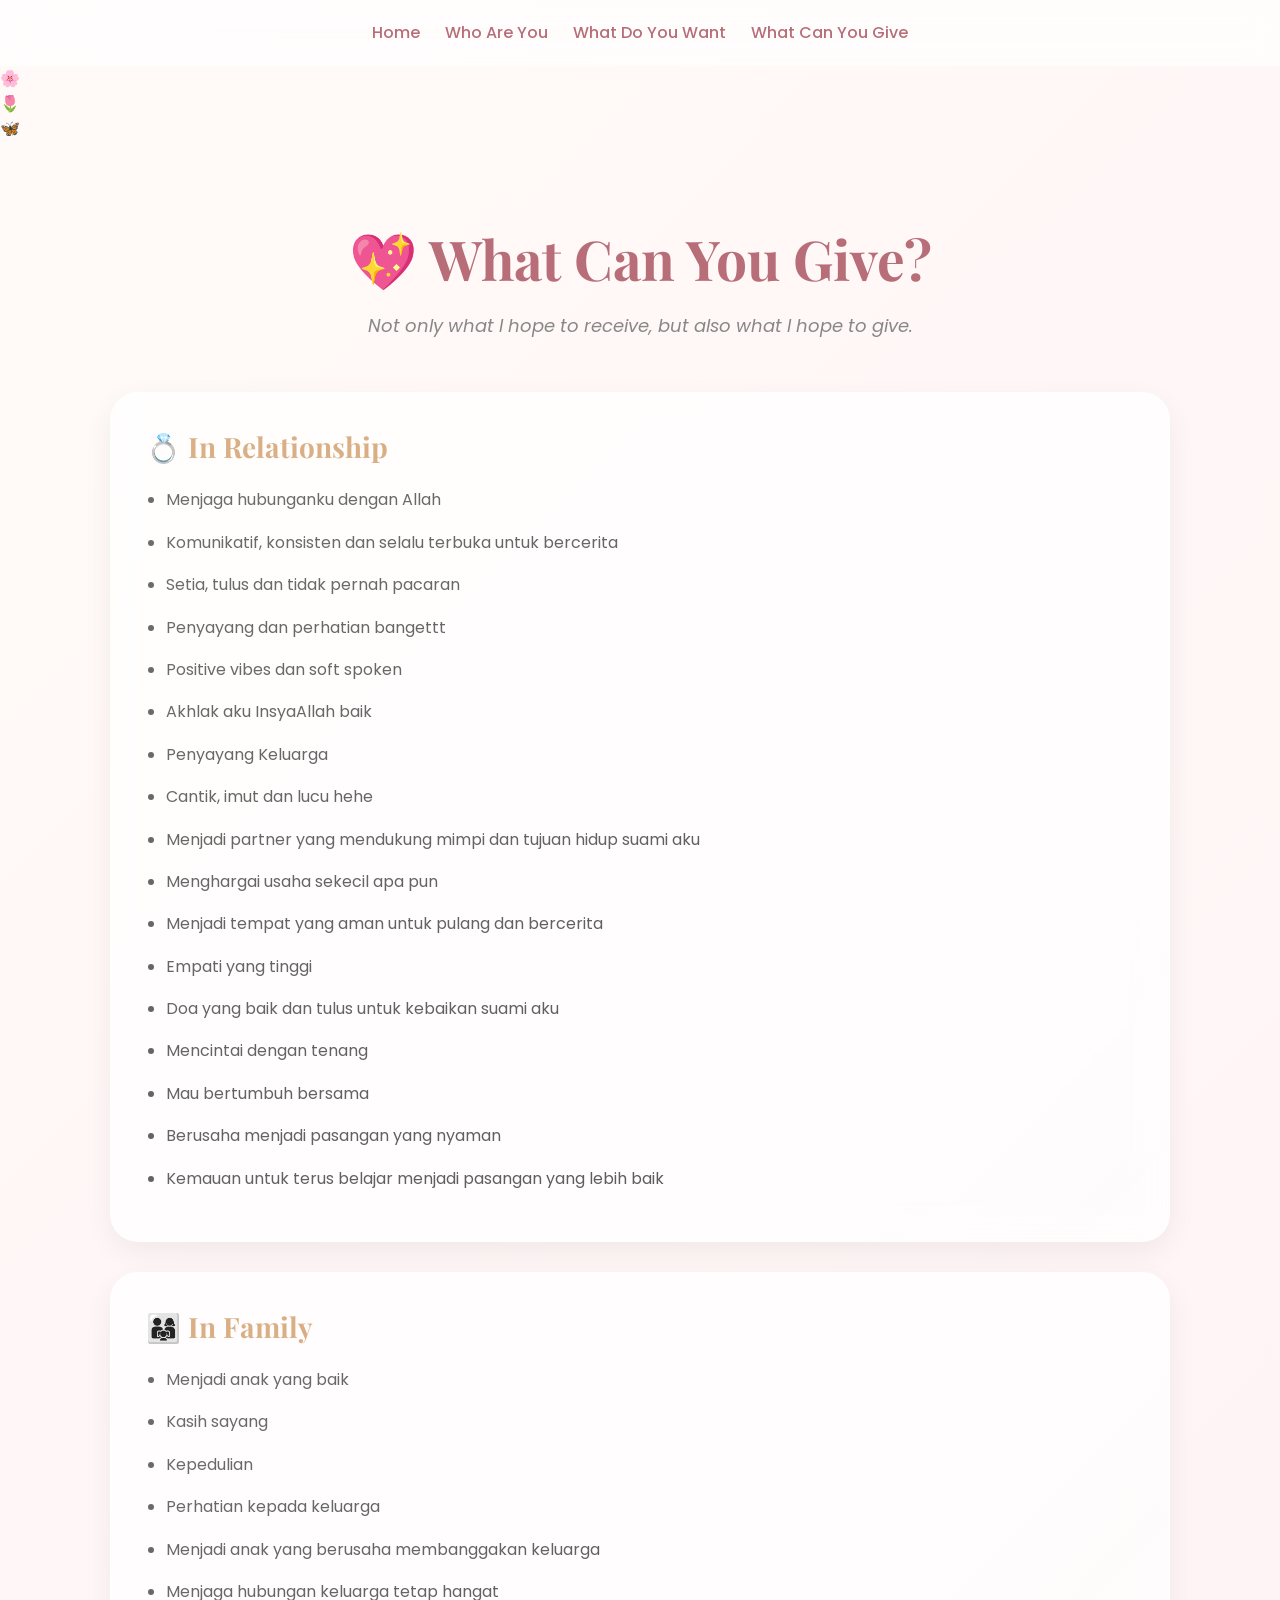
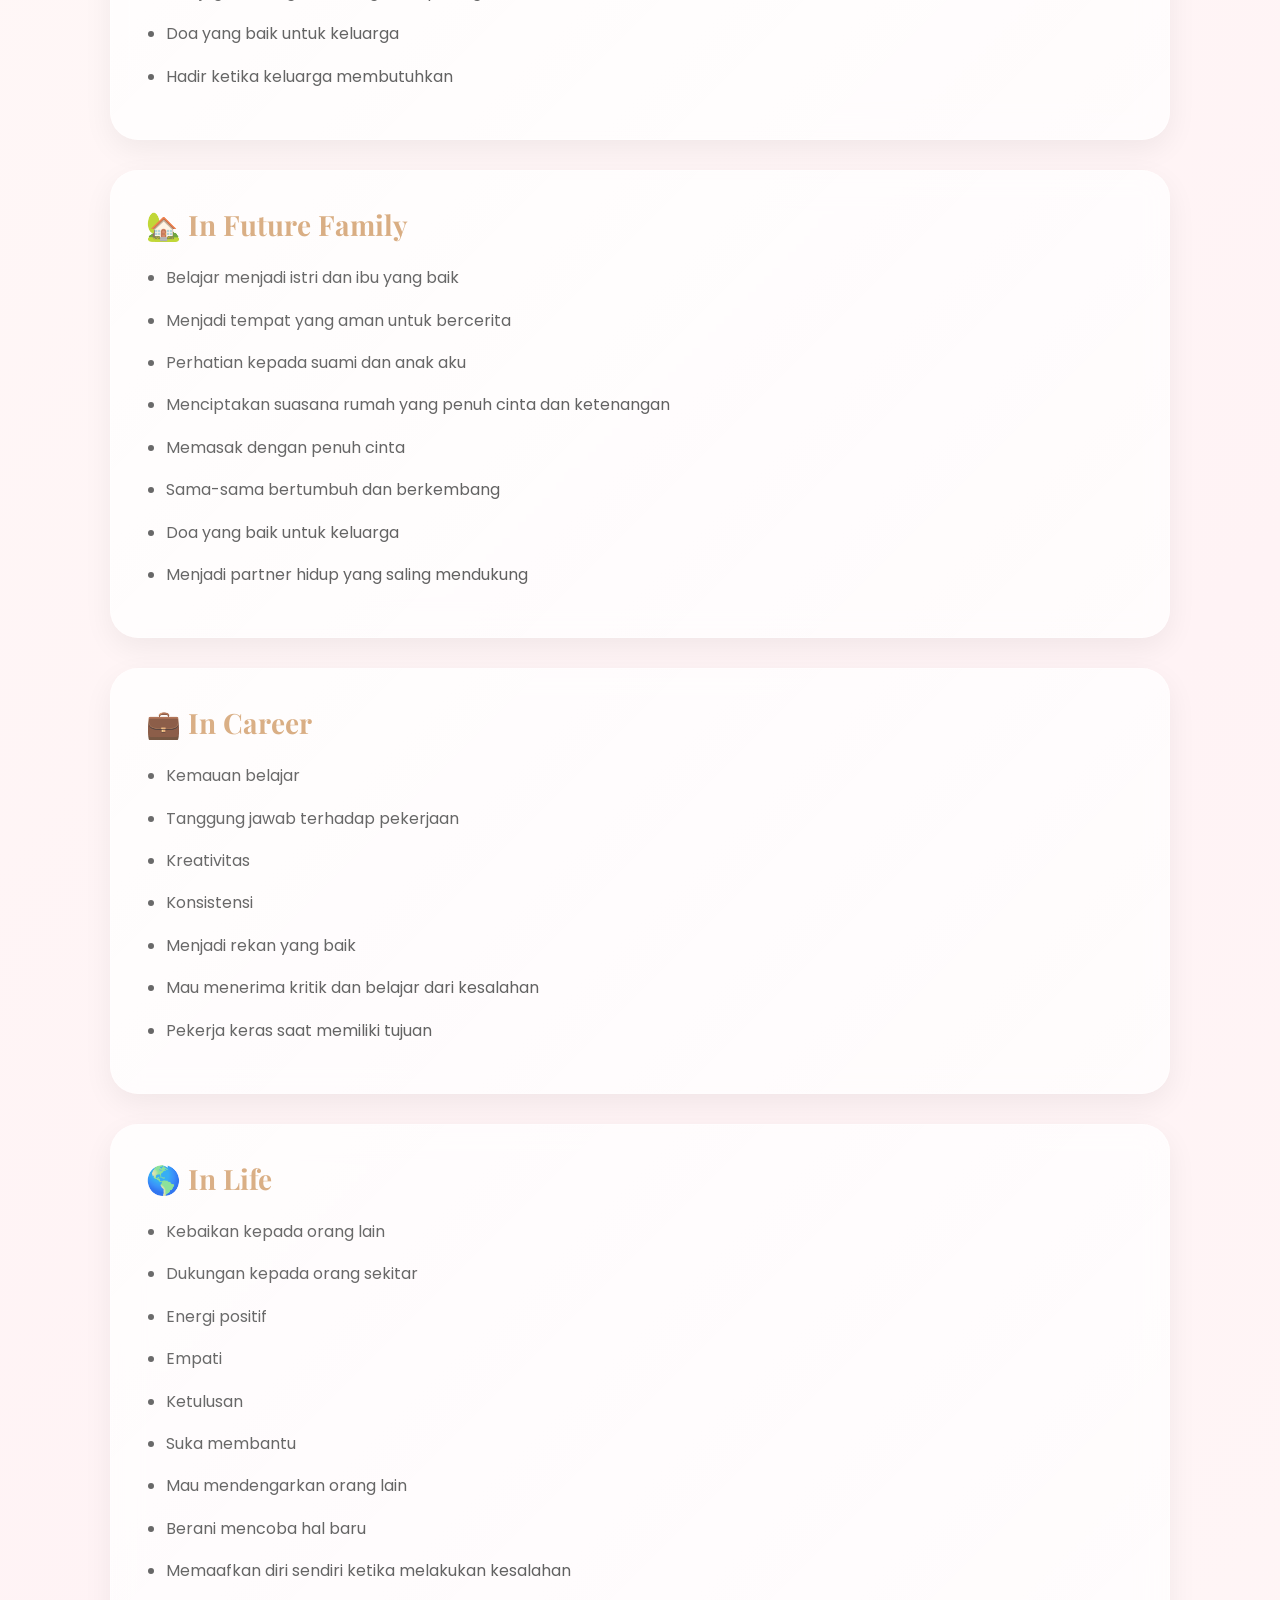
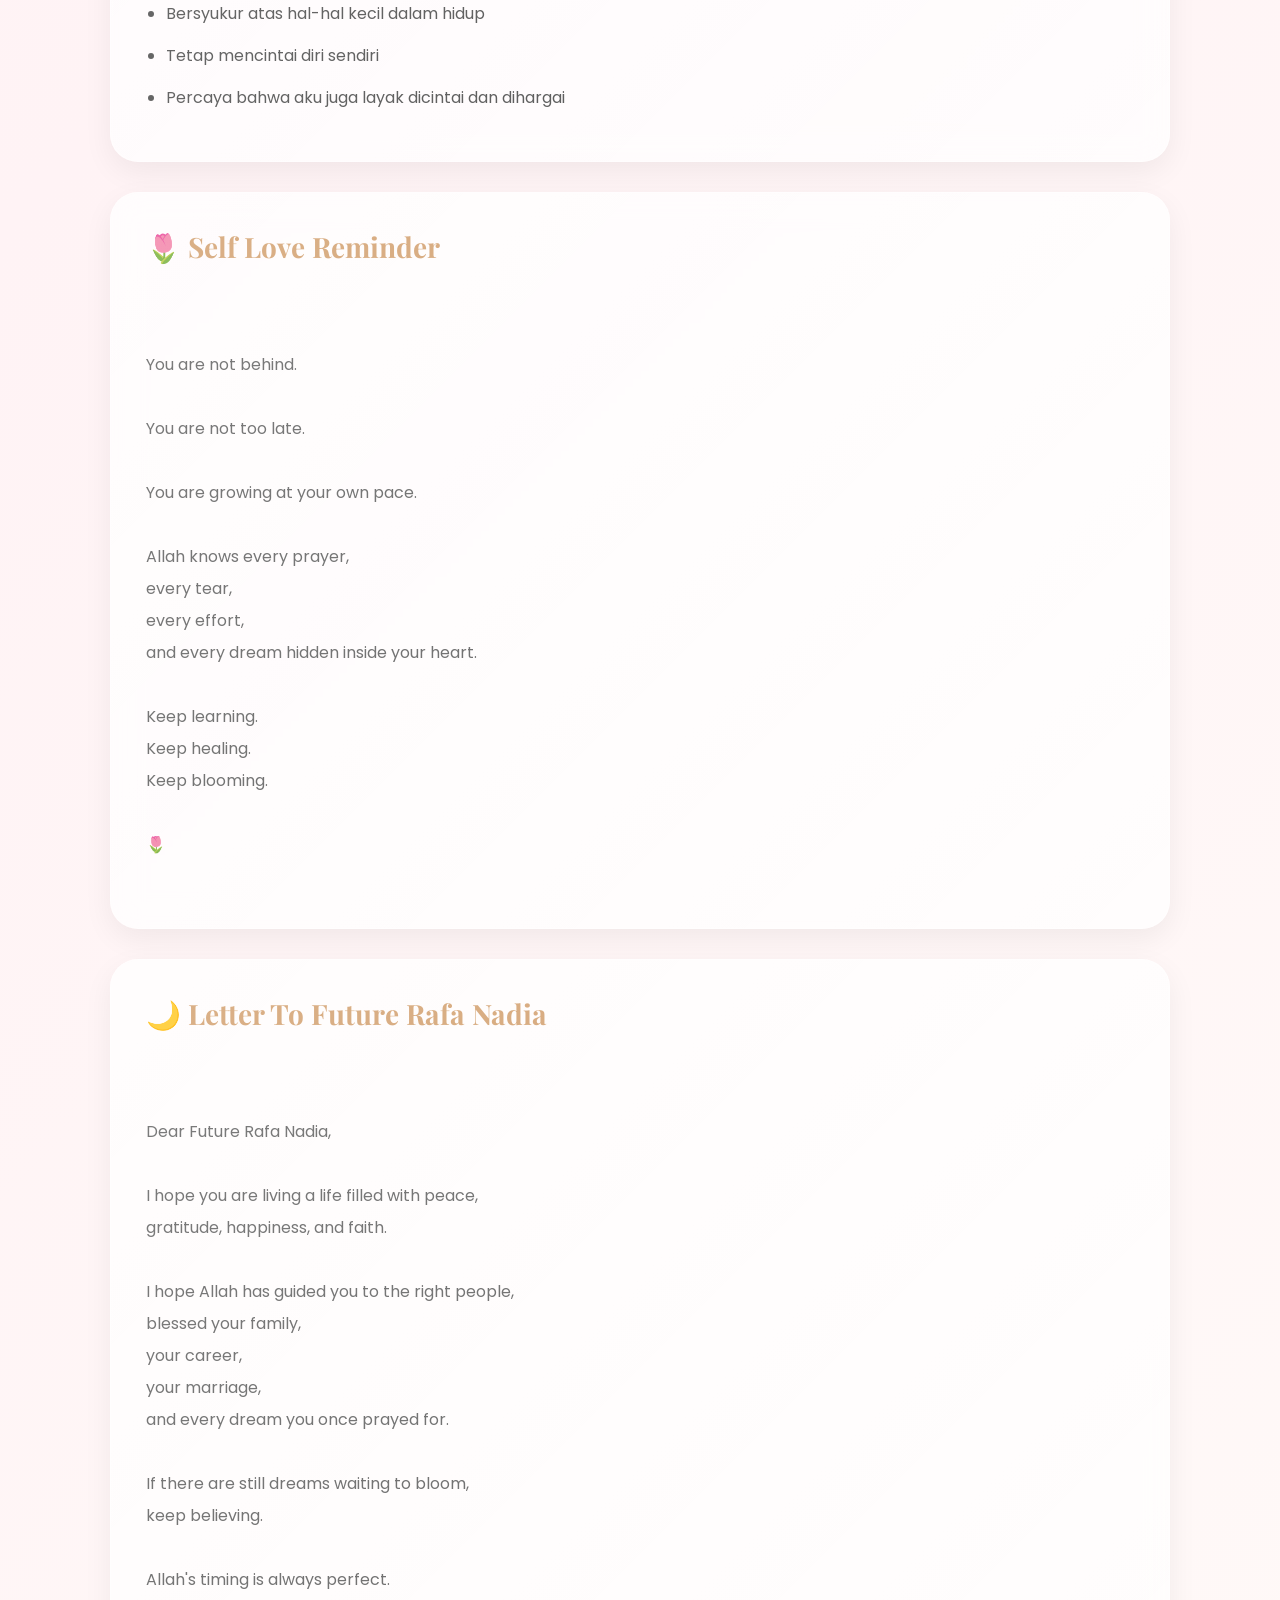
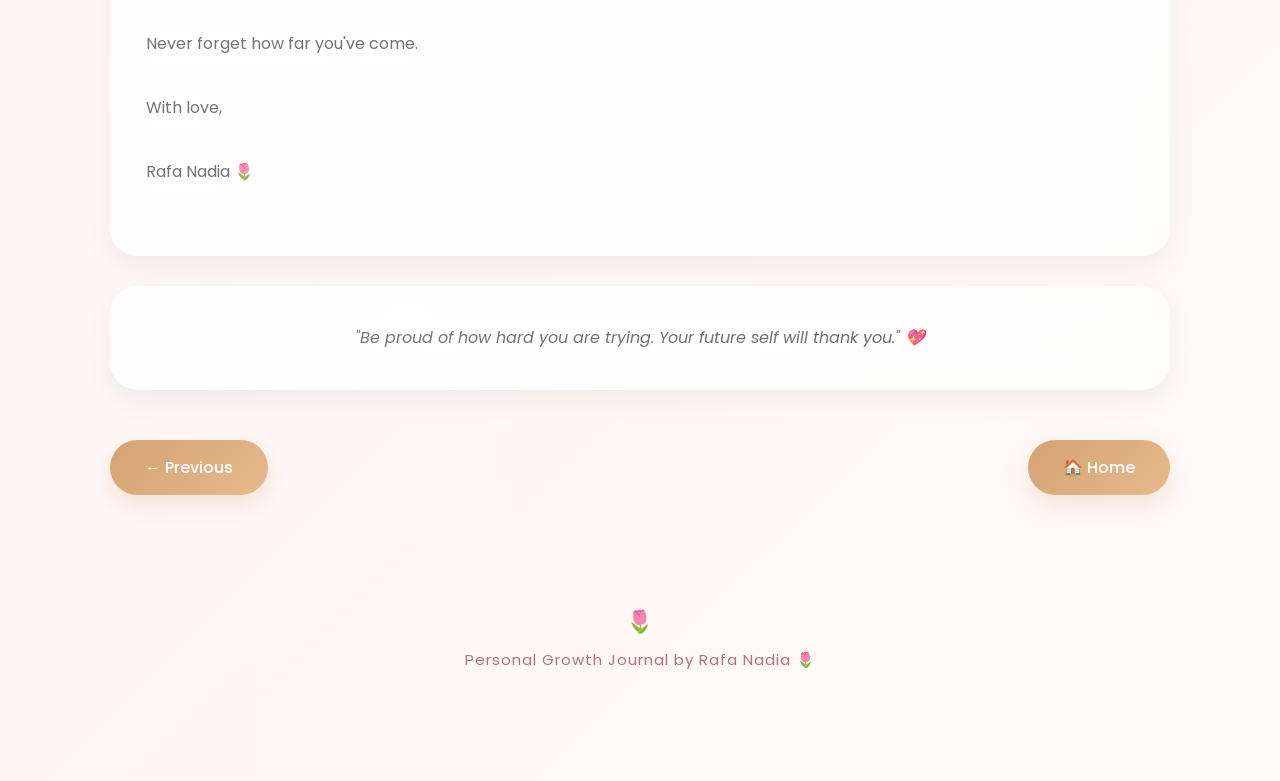
<file: give.html>
<!DOCTYPE html>
<html lang="en">

<head>

<meta charset="UTF-8">
<meta name="viewport" content="width=device-width, initial-scale=1.0">

<title>What Can You Give 💖</title>

<link rel="stylesheet" href="style.css">

<link href="https://fonts.googleapis.com/css2?family=Playfair+Display:wght@600;700&family=Poppins:wght@300;400;500&display=swap" rel="stylesheet">

</head>

<body>

<nav class="top-nav">

<a href="index.html">Home</a>

<a href="who.html">Who Are You</a>

<a href="want.html">What Do You Want</a>

<a href="give.html">What Can You Give</a>

</nav>

<div class="flower flower1">🌸</div>
<div class="flower flower2">🌷</div>
<div class="flower flower3">🦋</div>

<div class="page-container">

<h1 class="page-title">
💖 What Can You Give?
</h1>

<p class="page-subtitle">
Not only what I hope to receive, but also what I hope to give.
</p>

<div class="journal-card">

<h2>💍 In Relationship</h2>

<ul>
<li>Menjaga hubunganku dengan Allah</li>
<li>Komunikatif, konsisten dan selalu terbuka untuk bercerita</li>
<li>Setia, tulus dan tidak pernah pacaran</li>
<li>Penyayang dan perhatian bangettt</li>
<li>Positive vibes dan soft spoken</li>
<li>Akhlak aku InsyaAllah baik</li>
<li>Penyayang Keluarga</li>
<li>Cantik, imut dan lucu hehe</li>
<li>Menjadi partner yang mendukung mimpi dan tujuan hidup suami aku</li>
<li>Menghargai usaha sekecil apa pun</li>
<li>Menjadi tempat yang aman untuk pulang dan bercerita</li>
<li>Empati yang tinggi</li>
<li>Doa yang baik dan tulus untuk kebaikan suami aku</li>
<li>Mencintai dengan tenang</li>
<li>Mau bertumbuh bersama</li>
<li>Berusaha menjadi pasangan yang nyaman</li>
<li>Kemauan untuk terus belajar menjadi pasangan yang lebih baik</li>
</ul>

</div>

<div class="journal-card">

<h2>👨‍👩‍👧 In Family</h2>

<ul>
<li>Menjadi anak yang baik</li>
<li>Kasih sayang</li>
<li>Kepedulian</li>
<li>Perhatian kepada keluarga</li>
<li>Menjadi anak yang berusaha membanggakan keluarga</li>
<li>Menjaga hubungan keluarga tetap hangat</li>
<li>Doa yang baik untuk keluarga</li>
<li>Hadir ketika keluarga membutuhkan</li>
</ul>

</div>

<div class="journal-card">

<h2>🏡 In Future Family</h2>

<ul>
<li>Belajar menjadi istri dan ibu yang baik</li>
<li>Menjadi tempat yang aman untuk bercerita</li>
<li>Perhatian kepada suami dan anak aku</li>
<li>Menciptakan suasana rumah yang penuh cinta dan ketenangan</li>
<li>Memasak dengan penuh cinta</li>
<li>Sama-sama bertumbuh dan berkembang</li>
<li>Doa yang baik untuk keluarga</li>
<li>Menjadi partner hidup yang saling mendukung</li>
</ul>

</div>

<div class="journal-card">

<h2>💼 In Career</h2>

<ul>
<li>Kemauan belajar</li>
<li>Tanggung jawab terhadap pekerjaan</li>
<li>Kreativitas</li>
<li>Konsistensi</li>
<li>Menjadi rekan yang baik</li>
<li>Mau menerima kritik dan belajar dari kesalahan</li>
<li>Pekerja keras saat memiliki tujuan</li>
</ul>

</div>

<div class="journal-card">

<h2>🌎 In Life</h2>

<ul>
<li>Kebaikan kepada orang lain</li>
<li>Dukungan kepada orang sekitar</li>
<li>Energi positif</li>
<li>Empati</li>
<li>Ketulusan</li>
<li>Suka membantu</li>
<li>Mau mendengarkan orang lain</li>
<li>Berani mencoba hal baru</li>
<li>Memaafkan diri sendiri ketika melakukan kesalahan</li>
<li>Bersyukur atas hal-hal kecil dalam hidup</li>
<li>Tetap mencintai diri sendiri</li>
<li>Percaya bahwa aku juga layak dicintai dan dihargai</li>
</ul>

</div>

<div class="journal-card">

<h2>🌷 Self Love Reminder</h2>

<p class="letter">

You are not behind.

You are not too late.

You are growing at your own pace.

Allah knows every prayer,
every tear,
every effort,
and every dream hidden inside your heart.

Keep learning.
Keep healing.
Keep blooming.

🌷

</p>

</div>

<div class="journal-card">

<h2>🌙 Letter To Future Rafa Nadia</h2>

<p class="letter">

Dear Future Rafa Nadia,

I hope you are living a life filled with peace,
gratitude, happiness, and faith.

I hope Allah has guided you to the right people,
blessed your family,
your career,
your marriage,
and every dream you once prayed for.

If there are still dreams waiting to bloom,
keep believing.

Allah's timing is always perfect.

Never forget how far you've come.

With love,

Rafa Nadia 🌷

</p>

</div>

<div class="journal-card quote-card">

<p>

"Be proud of how hard you are trying.

Your future self will thank you."

💖

</p>

</div>

<div class="navigation">

<a href="want.html" class="button">
← Previous
</a>

<a href="index.html" class="button">
🏠 Home
</a>

</div>

<footer class="footer">

Personal Growth Journal by Rafa Nadia 🌷

</footer>

</div>

<script src="script.js"></script>

</body>
</html>
</file>
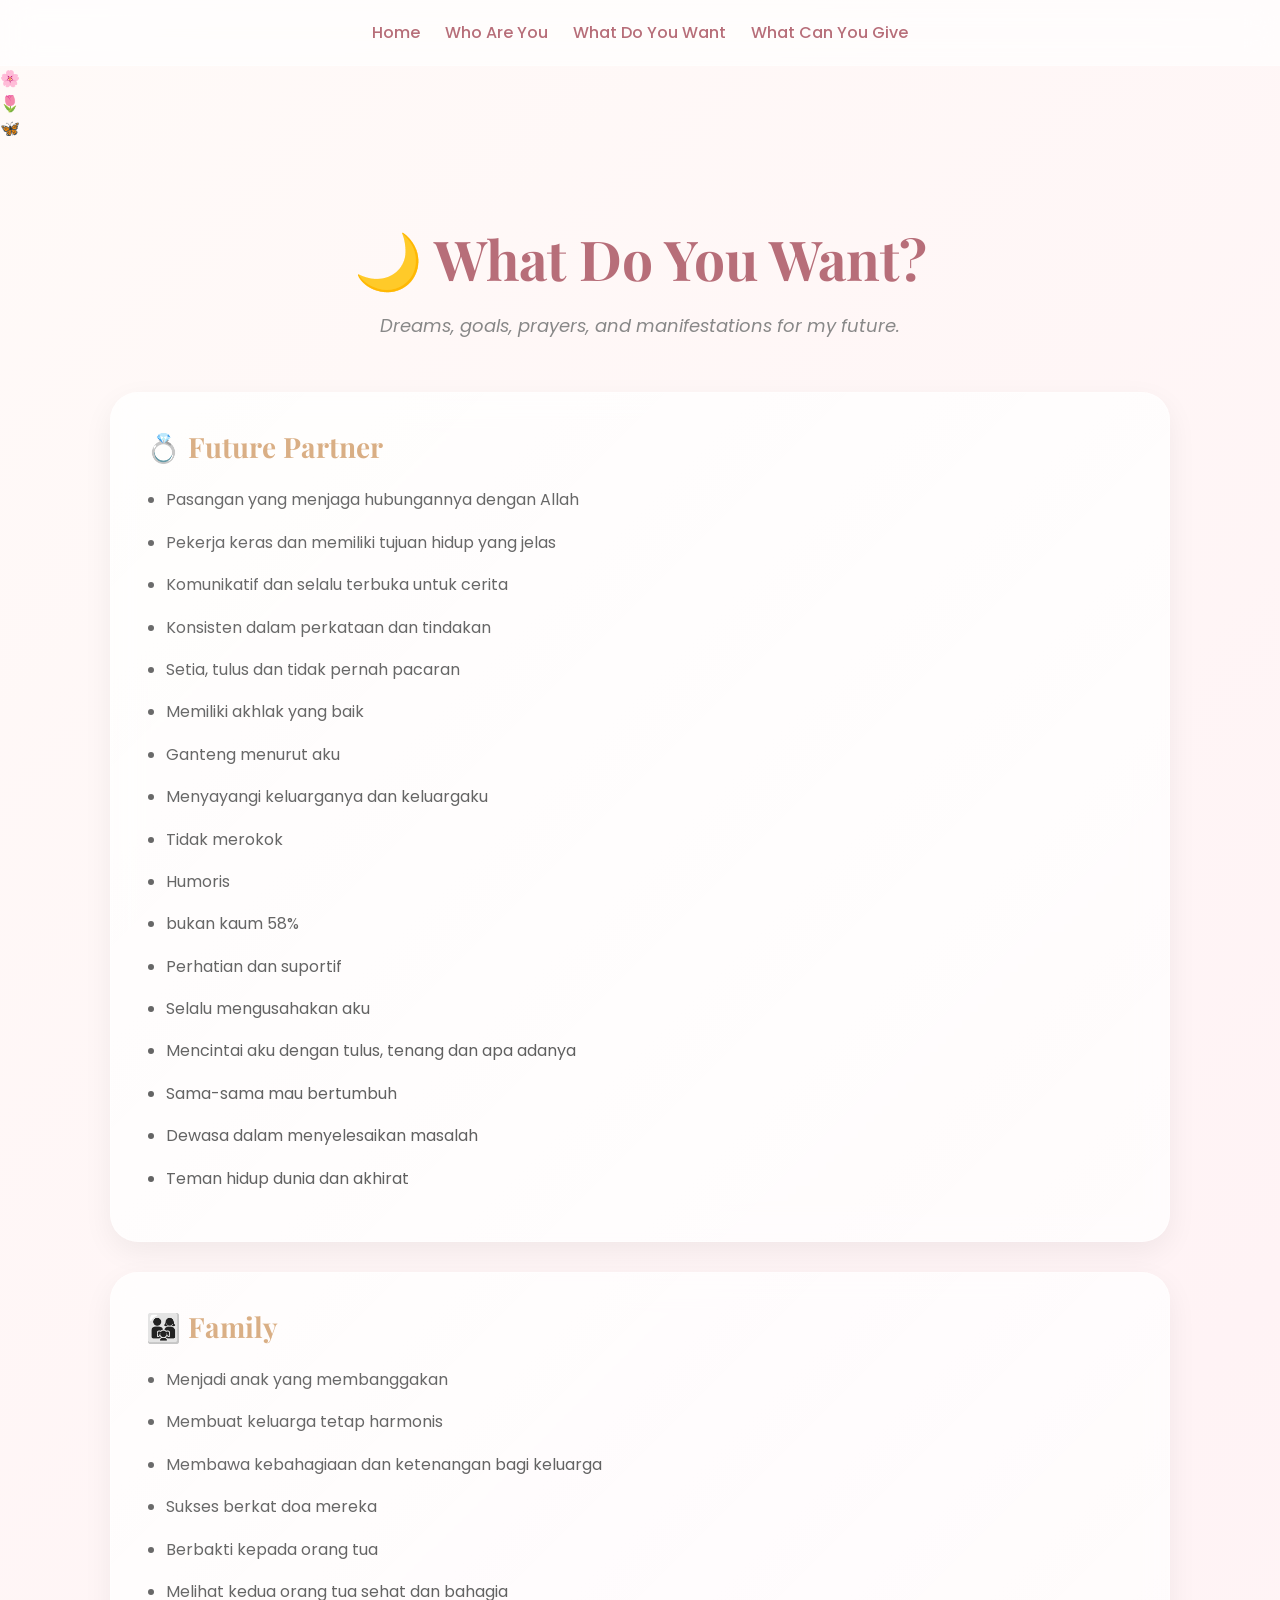
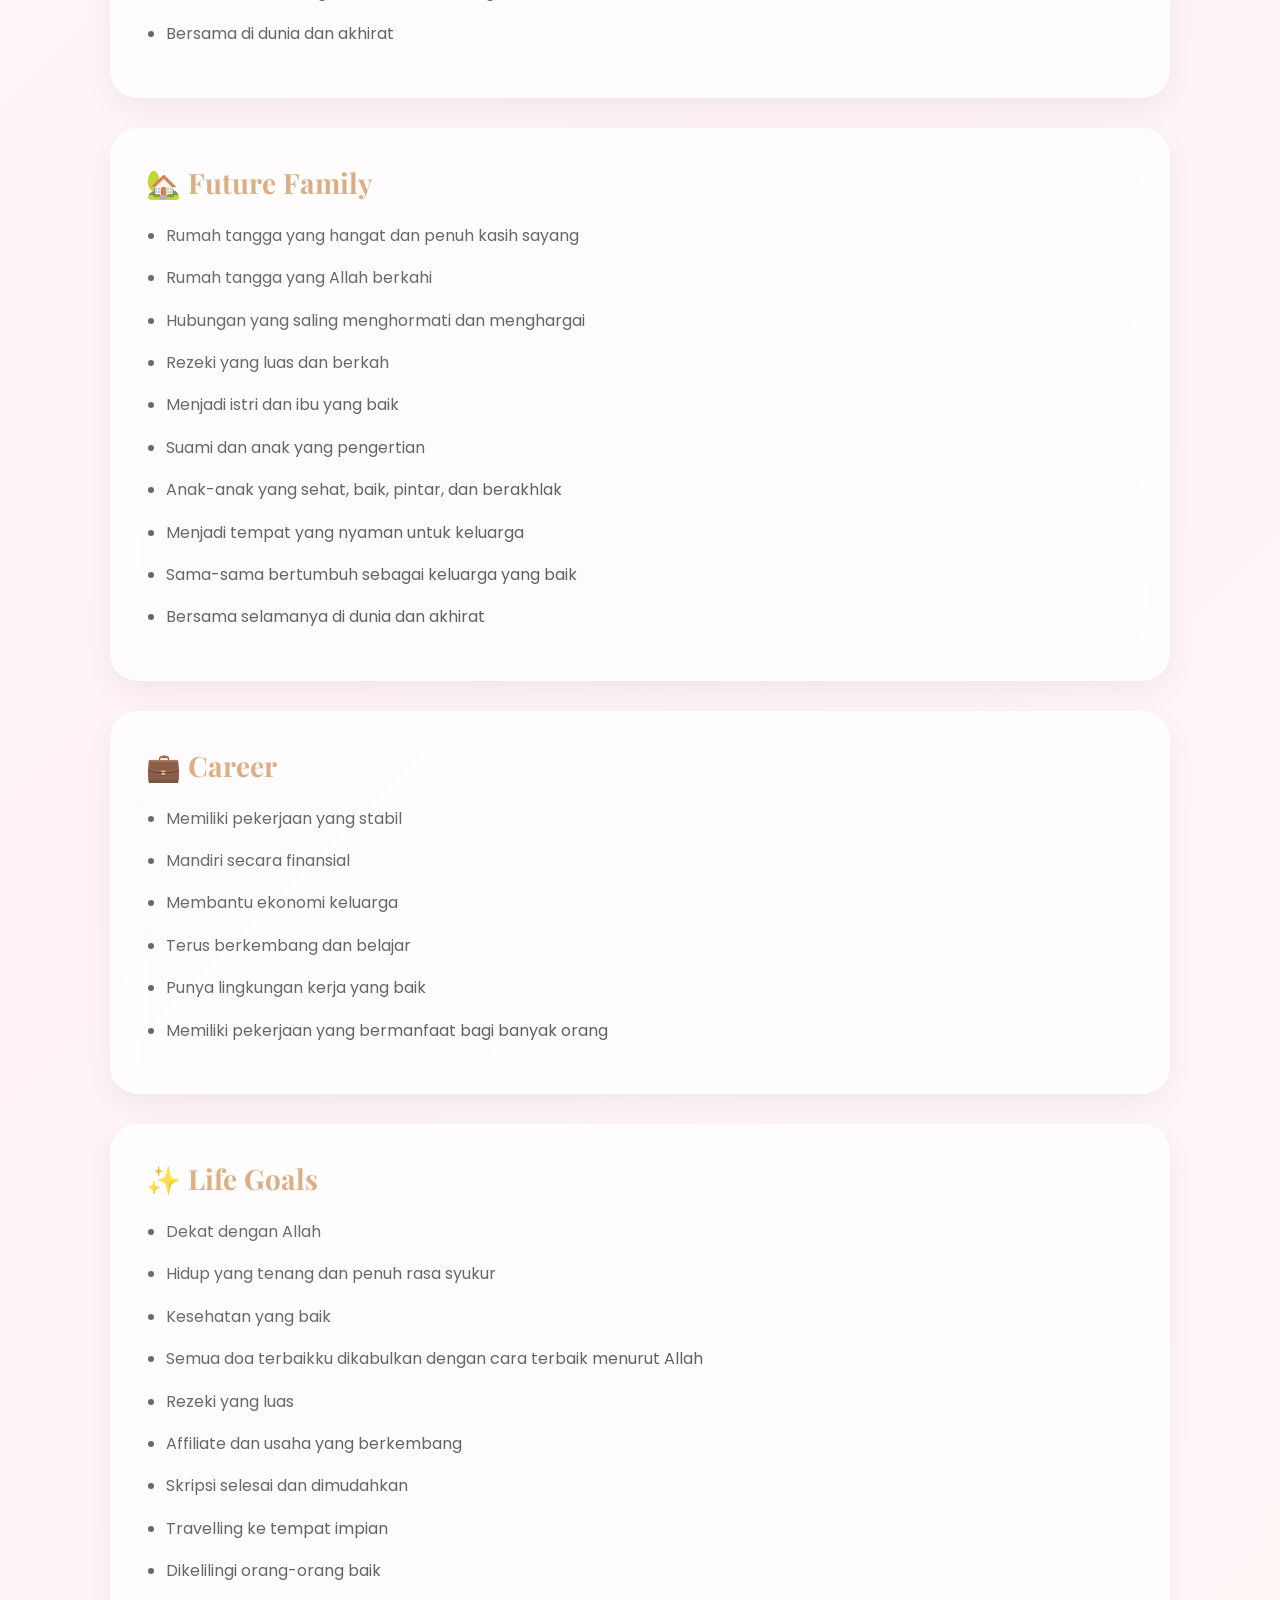
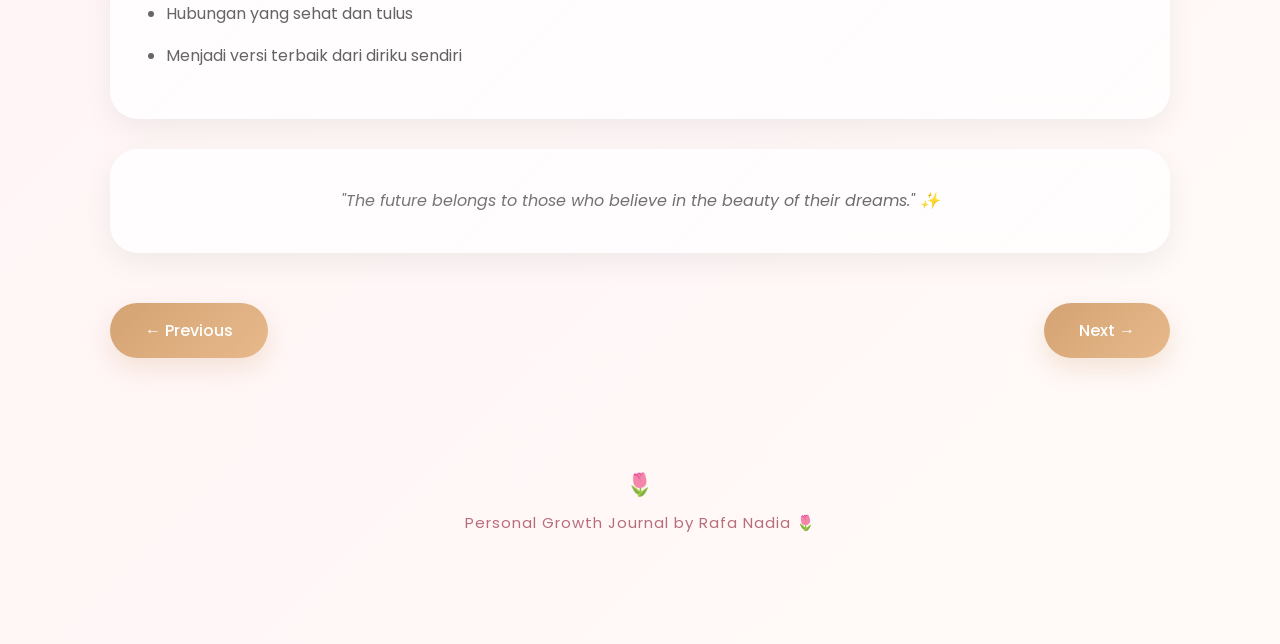
<file: want.html>
<!DOCTYPE html>
<html lang="en">

<head>

<meta charset="UTF-8">
<meta name="viewport" content="width=device-width, initial-scale=1.0">

<title>What Do You Want 🌙</title>

<link rel="stylesheet" href="style.css">

<link href="https://fonts.googleapis.com/css2?family=Playfair+Display:wght@600;700&family=Poppins:wght@300;400;500&display=swap" rel="stylesheet">

</head>

<body>

<nav class="top-nav">

<a href="index.html">Home</a>

<a href="who.html">Who Are You</a>

<a href="want.html">What Do You Want</a>

<a href="give.html">What Can You Give</a>

</nav>

<div class="flower flower1">🌸</div>
<div class="flower flower2">🌷</div>
<div class="flower flower3">🦋</div>

<div class="page-container">

<h1 class="page-title">
🌙 What Do You Want?
</h1>

<p class="page-subtitle">
Dreams, goals, prayers, and manifestations for my future.
</p>

<div class="journal-card">

<h2>💍 Future Partner</h2>

<ul>
<li>Pasangan yang menjaga hubungannya dengan Allah</li>
<li>Pekerja keras dan memiliki tujuan hidup yang jelas</li>
<li>Komunikatif dan selalu terbuka untuk cerita</li>
<li>Konsisten dalam perkataan dan tindakan</li>
<li>Setia, tulus dan tidak pernah pacaran</li>
<li>Memiliki akhlak yang baik</li>
<li>Ganteng menurut aku</li>
<li>Menyayangi keluarganya dan keluargaku</li>
<li>Tidak merokok</li>
<li>Humoris</li>
<li>bukan kaum 58%</li>
<li>Perhatian dan suportif</li>
<li>Selalu mengusahakan aku</li>
<li>Mencintai aku dengan tulus, tenang dan apa adanya</li>
<li>Sama-sama mau bertumbuh</li>
<li>Dewasa dalam menyelesaikan masalah</li>
<li>Teman hidup dunia dan akhirat</li>
</ul>

</div>

<div class="journal-card">

<h2>👨‍👩‍👧 Family</h2>

<ul>
<li>Menjadi anak yang membanggakan</li>
<li>Membuat keluarga tetap harmonis</li>
<li>Membawa kebahagiaan dan ketenangan bagi keluarga</li>
<li>Sukses berkat doa mereka</li>
<li>Berbakti kepada orang tua</li>
<li>Melihat kedua orang tua sehat dan bahagia</li>
<li>Bersama di dunia dan akhirat</li>
</ul>

</div>

<div class="journal-card">

<h2>🏡 Future Family</h2>

<ul>
<li>Rumah tangga yang hangat dan penuh kasih sayang</li>
<li>Rumah tangga yang Allah berkahi</li>
<li>Hubungan yang saling menghormati dan menghargai</li>
<li>Rezeki yang luas dan berkah</li>
<li>Menjadi istri dan ibu yang baik</li>
<li>Suami dan anak yang pengertian</li>
<li>Anak-anak yang sehat, baik, pintar, dan berakhlak</li>
<li>Menjadi tempat yang nyaman untuk keluarga</li>
<li>Sama-sama bertumbuh sebagai keluarga yang baik</li>
<li>Bersama selamanya di dunia dan akhirat</li>
</ul>

</div>

<div class="journal-card">

<h2>💼 Career</h2>

<ul>
<li>Memiliki pekerjaan yang stabil</li>
<li>Mandiri secara finansial</li>
<li>Membantu ekonomi keluarga</li>
<li>Terus berkembang dan belajar</li>
<li>Punya lingkungan kerja yang baik</li>
<li>Memiliki pekerjaan yang bermanfaat bagi banyak orang</li>
</ul>

</div>

<div class="journal-card">

<h2>✨ Life Goals</h2>

<ul>
<li>Dekat dengan Allah</li>
<li>Hidup yang tenang dan penuh rasa syukur</li>
<li>Kesehatan yang baik</li>
<li>Semua doa terbaikku dikabulkan dengan cara terbaik menurut Allah</li>
<li>Rezeki yang luas</li>
<li>Affiliate dan usaha yang berkembang</li>
<li>Skripsi selesai dan dimudahkan</li>
<li>Travelling ke tempat impian</li>
<li>Dikelilingi orang-orang baik</li>
<li>Hubungan yang sehat dan tulus</li>
<li>Menjadi versi terbaik dari diriku sendiri</li>
</ul>

</div>

<div class="journal-card quote-card">

<p>

"The future belongs to those
who believe in the beauty
of their dreams."

✨

</p>

</div>

<div class="navigation">

<a href="who.html" class="button">
← Previous
</a>

<a href="give.html" class="button">
Next →
</a>

</div>

<footer class="footer">

Personal Growth Journal by Rafa Nadia 🌷

</footer>

</div>

<script src="script.js"></script>

</body>
</html>
</file>
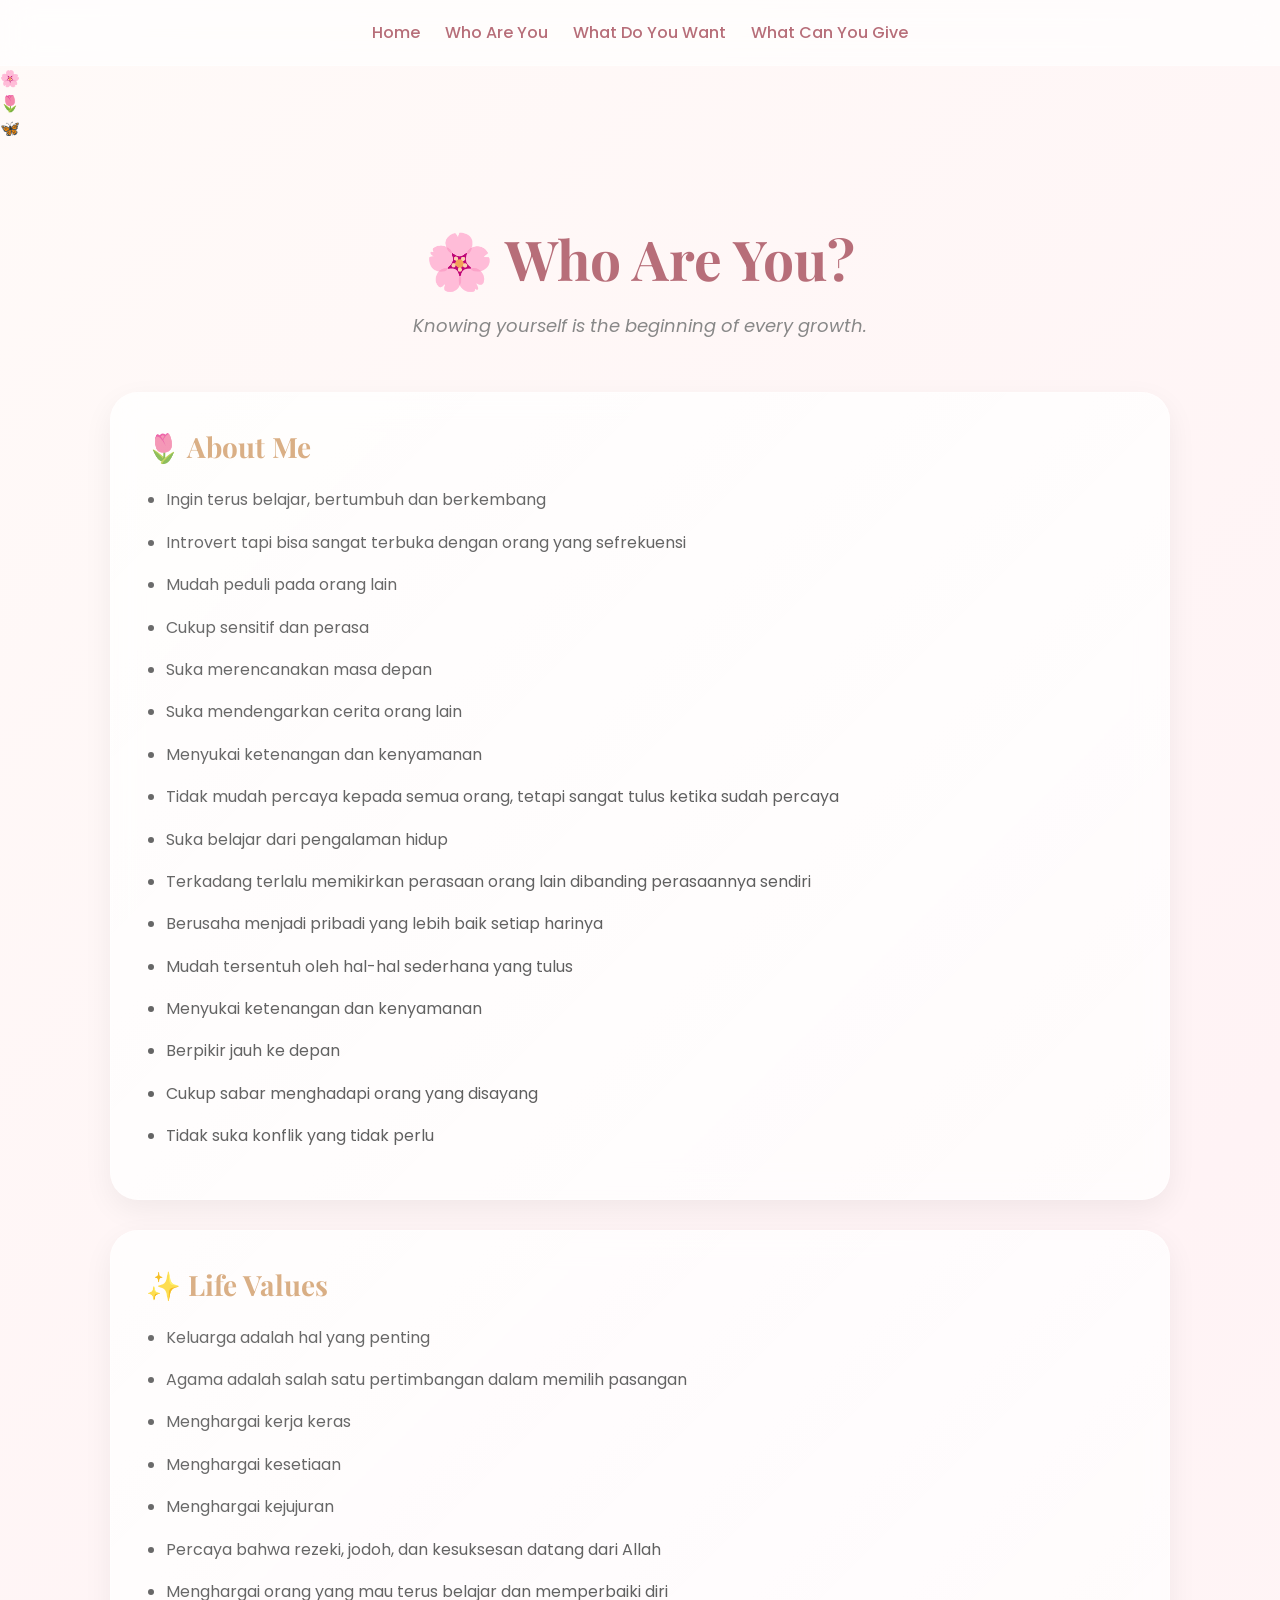
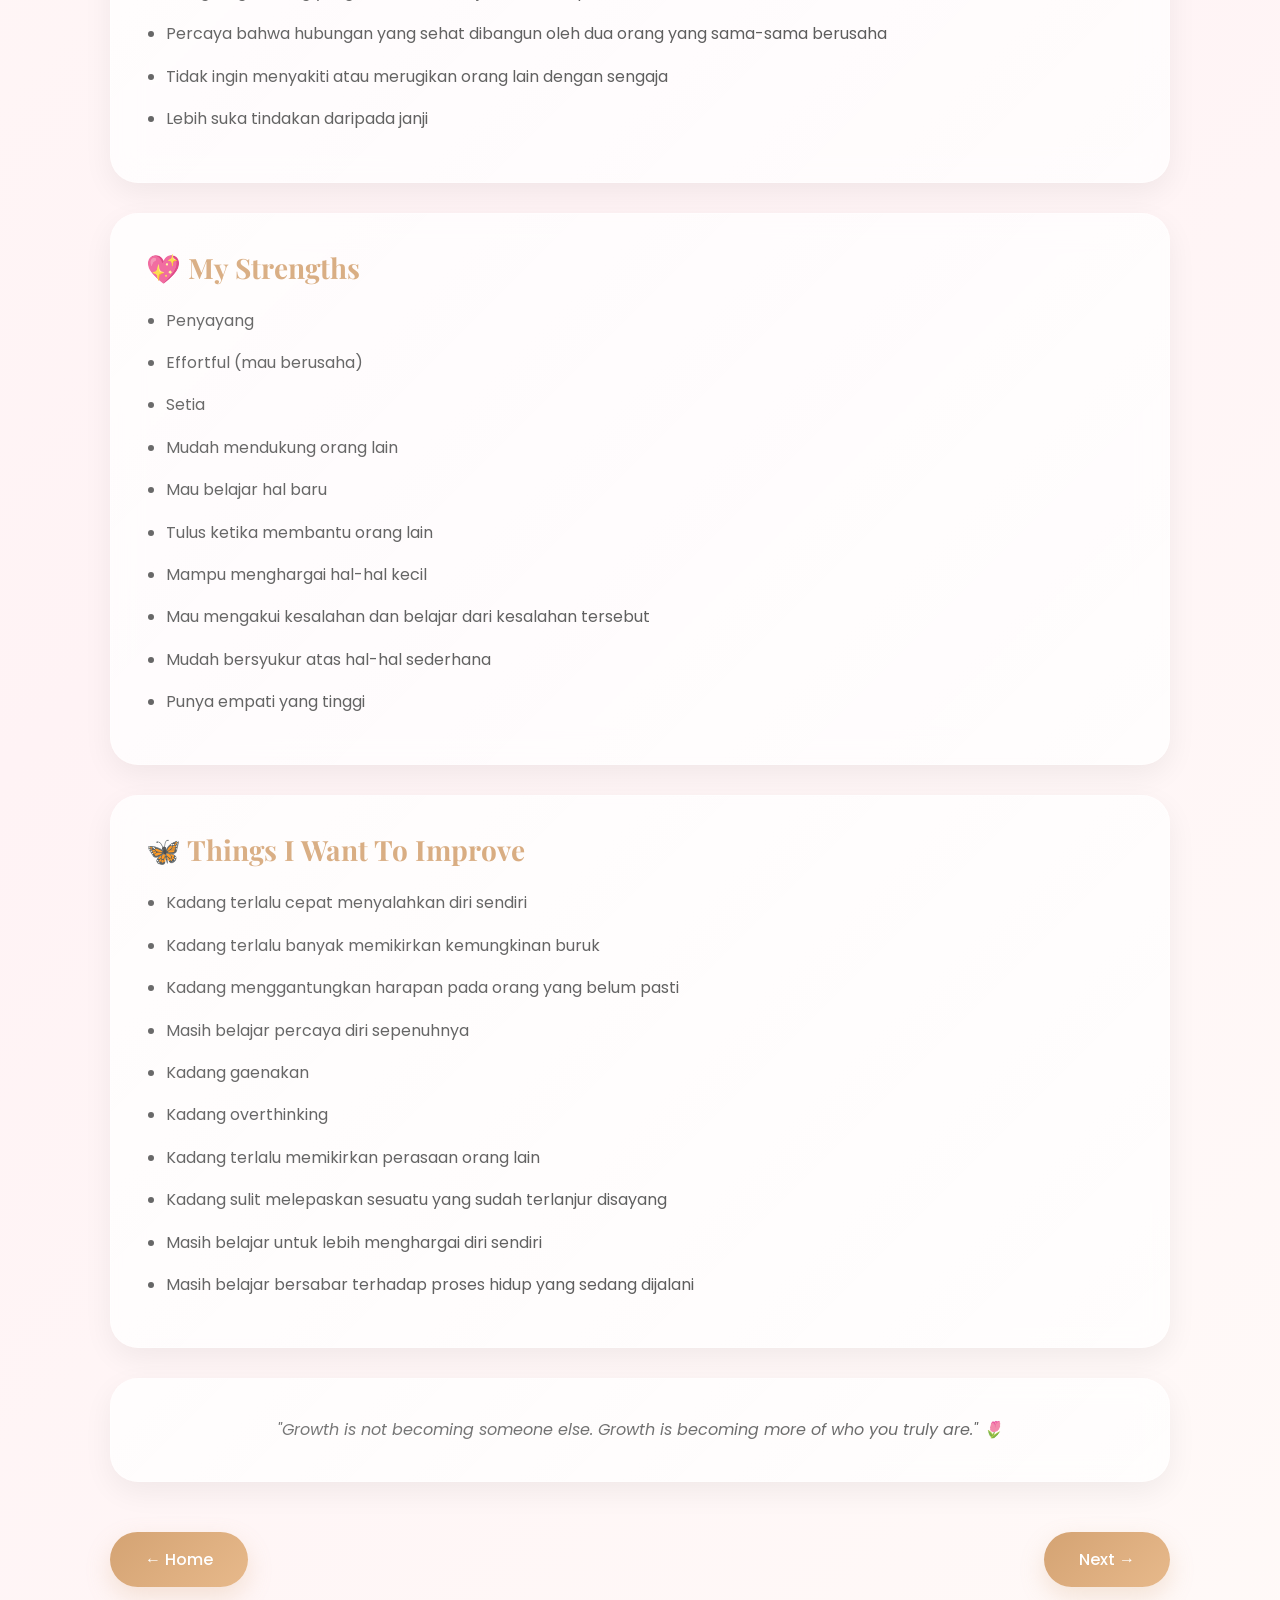
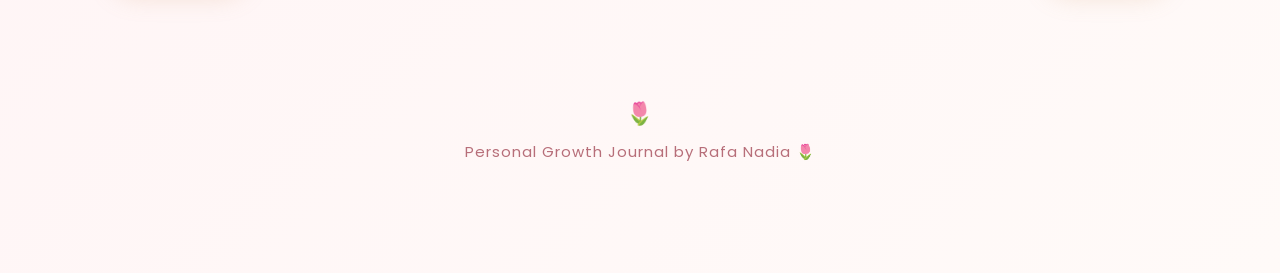
<file: who.html>
<!DOCTYPE html>
<html lang="en">

<head>

<meta charset="UTF-8">
<meta name="viewport" content="width=device-width, initial-scale=1.0">

<title>Who Are You 🌸</title>

<link rel="stylesheet" href="style.css">

<link href="https://fonts.googleapis.com/css2?family=Playfair+Display:wght@600;700&family=Poppins:wght@300;400;500&display=swap" rel="stylesheet">

</head>

<body>

<nav class="top-nav">

<a href="index.html">Home</a>

<a href="who.html">Who Are You</a>

<a href="want.html">What Do You Want</a>

<a href="give.html">What Can You Give</a>

</nav>

<div class="flower flower1">🌸</div>
<div class="flower flower2">🌷</div>
<div class="flower flower3">🦋</div>

<div class="page-container">

<h1 class="page-title">
🌸 Who Are You?
</h1>

<p class="page-subtitle">
Knowing yourself is the beginning of every growth.
</p>

<div class="journal-card">

<h2>🌷 About Me</h2>

<ul>

<li>Ingin terus belajar, bertumbuh dan berkembang</li>

<li>Introvert tapi bisa sangat terbuka dengan orang yang sefrekuensi</li>

<li>Mudah peduli pada orang lain</li>

<li>Cukup sensitif dan perasa</li>

<li>Suka merencanakan masa depan</li>

<li>Suka mendengarkan cerita orang lain</li>

<li>Menyukai ketenangan dan kenyamanan</li>

<li>Tidak mudah percaya kepada semua orang, tetapi sangat tulus ketika sudah percaya</li>

<li>Suka belajar dari pengalaman hidup</li>

<li>Terkadang terlalu memikirkan perasaan orang lain dibanding perasaannya sendiri</li>

<li>Berusaha menjadi pribadi yang lebih baik setiap harinya</li>

<li>Mudah tersentuh oleh hal-hal sederhana yang tulus</li>

<li>Menyukai ketenangan dan kenyamanan</li>

<li>Berpikir jauh ke depan</li>

<li>Cukup sabar menghadapi orang yang disayang</li>

<li>Tidak suka konflik yang tidak perlu</li>

</ul>

</div>

<div class="journal-card">

<h2>✨ Life Values</h2>

<ul>

<li>Keluarga adalah hal yang penting</li>

<li>Agama adalah salah satu pertimbangan dalam memilih pasangan</li>

<li>Menghargai kerja keras</li>

<li>Menghargai kesetiaan</li>

<li>Menghargai kejujuran</li>

<li>Percaya bahwa rezeki, jodoh, dan kesuksesan datang dari Allah</li>

<li>Menghargai orang yang mau terus belajar dan memperbaiki diri</li>

<li>Percaya bahwa hubungan yang sehat dibangun oleh dua orang yang sama-sama berusaha</li>

<li>Tidak ingin menyakiti atau merugikan orang lain dengan sengaja</li>

<li>Lebih suka tindakan daripada janji</li>

</ul>

</div>

<div class="journal-card">

<h2>💖 My Strengths</h2>

<ul>

<li>Penyayang</li>

<li>Effortful (mau berusaha)</li>

<li>Setia</li>

<li>Mudah mendukung orang lain</li>

<li>Mau belajar hal baru</li>

<li>Tulus ketika membantu orang lain</li>

<li>Mampu menghargai hal-hal kecil</li>

<li>Mau mengakui kesalahan dan belajar dari kesalahan tersebut</li>

<li>Mudah bersyukur atas hal-hal sederhana</li>

<li>Punya empati yang tinggi</li>

</ul>

</div>

<div class="journal-card">

<h2>🦋 Things I Want To Improve</h2>

<ul>

<li>Kadang terlalu cepat menyalahkan diri sendiri</li>

<li>Kadang terlalu banyak memikirkan kemungkinan buruk</li>

<li>Kadang menggantungkan harapan pada orang yang belum pasti</li>

<li>Masih belajar percaya diri sepenuhnya</li>

<li>Kadang gaenakan</li>

<li>Kadang overthinking</li>

<li>Kadang terlalu memikirkan perasaan orang lain</li>

<li>Kadang sulit melepaskan sesuatu yang sudah terlanjur disayang</li>

<li>Masih belajar untuk lebih menghargai diri sendiri</li>

<li>Masih belajar bersabar terhadap proses hidup yang sedang dijalani</li>

</ul>

</div>

<div class="journal-card quote-card">

<p>

"Growth is not becoming someone else.

Growth is becoming more of who you truly are."

🌷

</p>

</div>

<div class="navigation">

<a href="index.html" class="button">
← Home
</a>

<a href="want.html" class="button">
Next →
</a>

</div>

<footer class="footer">

Personal Growth Journal by Rafa Nadia 🌷

</footer>

</div>

<script src="script.js"></script>

</body>
</html>
</file>
<file: style.css>
/* ==========================
   PERSONAL GROWTH JOURNAL
   BY RAFA NADIA 🌷
========================== */

*{
margin:0;
padding:0;
box-sizing:border-box;
}

html{
scroll-behavior:smooth;
}

body{

font-family:'Poppins',sans-serif;

background:
linear-gradient(
135deg,
#fffaf8,
#fff3f5,
#fffaf8
);

color:#555;

min-height:100vh;

overflow-x:hidden;

}

/* ==========================
   SCROLLBAR
========================== */

::-webkit-scrollbar{
width:10px;
}

::-webkit-scrollbar-track{
background:#fff7f8;
}

::-webkit-scrollbar-thumb{
background:#d8b4a0;
border-radius:20px;
}

/* ==========================
   NAVBAR
========================== */

.top-nav{

display:flex;

justify-content:center;

align-items:center;

gap:25px;

padding:20px;

position:sticky;

top:0;

z-index:1000;

background:
rgba(255,255,255,.65);

backdrop-filter:blur(15px);

border-bottom:
1px solid rgba(255,255,255,.3);

}

.top-nav a{

text-decoration:none;

color:#b76e79;

font-weight:500;

transition:.3s;

position:relative;

}

.top-nav a:hover{

color:#d4a373;

}

.top-nav a::after{

content:"";

position:absolute;

width:0;

height:2px;

left:0;

bottom:-4px;

background:#d4a373;

transition:.3s;

}

.top-nav a:hover::after{

width:100%;

}

/* ==========================
   HOME PAGE
========================== */

.hero{

height:100vh;

display:flex;

justify-content:center;

align-items:center;

padding:20px;

}

.glass{

max-width:750px;

width:100%;

padding:60px;

text-align:center;

background:
rgba(255,255,255,.65);

backdrop-filter:blur(18px);

border-radius:35px;

box-shadow:
0 15px 40px rgba(0,0,0,.08);

animation:
fadeIn 1s ease;

}

.glass h1{

font-family:
'Playfair Display',
serif;

font-size:58px;

line-height:1.2;

color:#b76e79;

margin-bottom:15px;

}

.glass h2{

color:#d4a373;

font-size:28px;

margin-bottom:20px;

font-weight:500;

}

.glass p{

font-size:18px;

line-height:1.8;

margin-bottom:30px;

}

/* ==========================
   BUTTON
========================== */

.button{

display:inline-block;

padding:15px 35px;

border-radius:50px;

text-decoration:none;

background:
linear-gradient(
135deg,
#d4a373,
#e7b98b
);

color:white;

font-weight:500;

transition:.4s;

box-shadow:
0 10px 25px rgba(212,163,115,.25);

}

.button:hover{

transform:
translateY(-5px);

box-shadow:
0 15px 35px rgba(212,163,115,.35);

}

/* ==========================
   PAGE CONTAINER
========================== */

.page-container{

max-width:1100px;

margin:auto;

padding:80px 20px;

animation:
fadeIn 1s ease;

}

.page-title{

text-align:center;

font-family:
'Playfair Display',
serif;

font-size:55px;

color:#b76e79;

margin-bottom:15px;

}

.page-subtitle{

text-align:center;

font-size:18px;

color:#888;

font-style:italic;

margin-bottom:50px;

line-height:1.8;

}

/* ==========================
   JOURNAL CARD
========================== */

.journal-card{

background:
rgba(255,255,255,.72);

backdrop-filter:blur(15px);

padding:35px;

border-radius:28px;

margin-bottom:30px;

box-shadow:
0 10px 30px rgba(0,0,0,.06);

transition:.4s;

border:
1px solid rgba(255,255,255,.4);

}

.journal-card:hover{

transform:
translateY(-8px);

box-shadow:
0 18px 40px rgba(0,0,0,.08);

}

.journal-card h2{

color:#d4a373;

margin-bottom:20px;

font-size:28px;

font-family:
'Playfair Display',
serif;

}

.journal-card p{

line-height:2;

font-size:16px;

color:#666;

}

.journal-card ul{

padding-left:20px;

}

.journal-card li{

margin-bottom:12px;

line-height:1.9;

}

/* ==========================
   SPECIAL CARDS
========================== */

.journal-card:last-child{

margin-bottom:0;

}

.quote-card{

text-align:center;

font-style:italic;

font-size:18px;

line-height:2.2;

}

/* ==========================
   NAVIGATION
========================== */

.navigation{

display:flex;

justify-content:space-between;

align-items:center;

margin-top:50px;

gap:20px;

}

/* ==========================
   FOOTER
========================== */

.footer{

margin-top:80px;

padding:30px;

text-align:center;

color:#b76e79;

font-size:15px;

letter-spacing:1px;

}

.footer::before{

content:"🌷";

display:block;

font-size:22px;

margin-bottom:10px;

}

/* ==========================
   LETTER SECTION
========================== */

.letter{

line-height:2.2;

font-size:16px;

color:#666;

white-space:pre-line;

}

/* ==========================
   SELF LOVE SECTION
========================== */

.self-love{

text-align:center;

font-size:17px;

line-height:2.2;

color:#666;

}

/* ==========================
   TYPING EFFECT
========================== */

.typing{

height:35px;

font-size:20px;

font-weight:500;

color:#b76e79;

margin-bottom:25px;

letter-spacing:1px;

}

/* ==========================
   SCROLL REVEAL
========================== */

.journal-card{

opacity:0;

transform:
translateY(40px);

transition:
all .8s ease;

}

.journal-card.show{

opacity:1;

transform:
translateY(0);

}

/* ==========================
   FADE IN
========================== */

@keyframes fadeIn{

from{

opacity:0;

transform:
translateY(15px);

}

to{

opacity:1;

transform:
translateY(0);

}

}

/* ==========================
   RESPONSIVE
========================== */

@media(max-width:768px){

.top-nav{

flex-wrap:wrap;

gap:12px;

padding:15px;

}

.glass{

padding:35px;

}

.glass h1{

font-size:38px;

}

.glass h2{

font-size:22px;

}

.page-title{

font-size:38px;

}

.page-subtitle{

font-size:15px;

}

.journal-card{

padding:25px;

}

.journal-card h2{

font-size:22px;

}

.navigation{

flex-direction:column;

}

.button{

width:100%;

text-align:center;

}

.typing{

font-size:17px;

}

}

/* ==========================
   EXTRA AESTHETIC GLOW
========================== */

.glass::before{

content:"";

position:absolute;

inset:0;

border-radius:35px;

background:

linear-gradient(
135deg,
rgba(255,255,255,.2),
rgba(255,255,255,0)
);

pointer-events:none;

}

.journal-card::before{

content:"";

position:absolute;

inset:0;

border-radius:28px;

background:

linear-gradient(
135deg,
rgba(255,255,255,.15),
rgba(255,255,255,0)
);

pointer-events:none;

}

.glass,
.journal-card{

position:relative;

overflow:hidden;

}

.profile-img{

width:180px;
height:180px;

object-fit:cover;

border-radius:50%;

margin-bottom:25px;

border:6px solid white;

box-shadow:
0 10px 30px rgba(0,0,0,.08);

}
</file>
